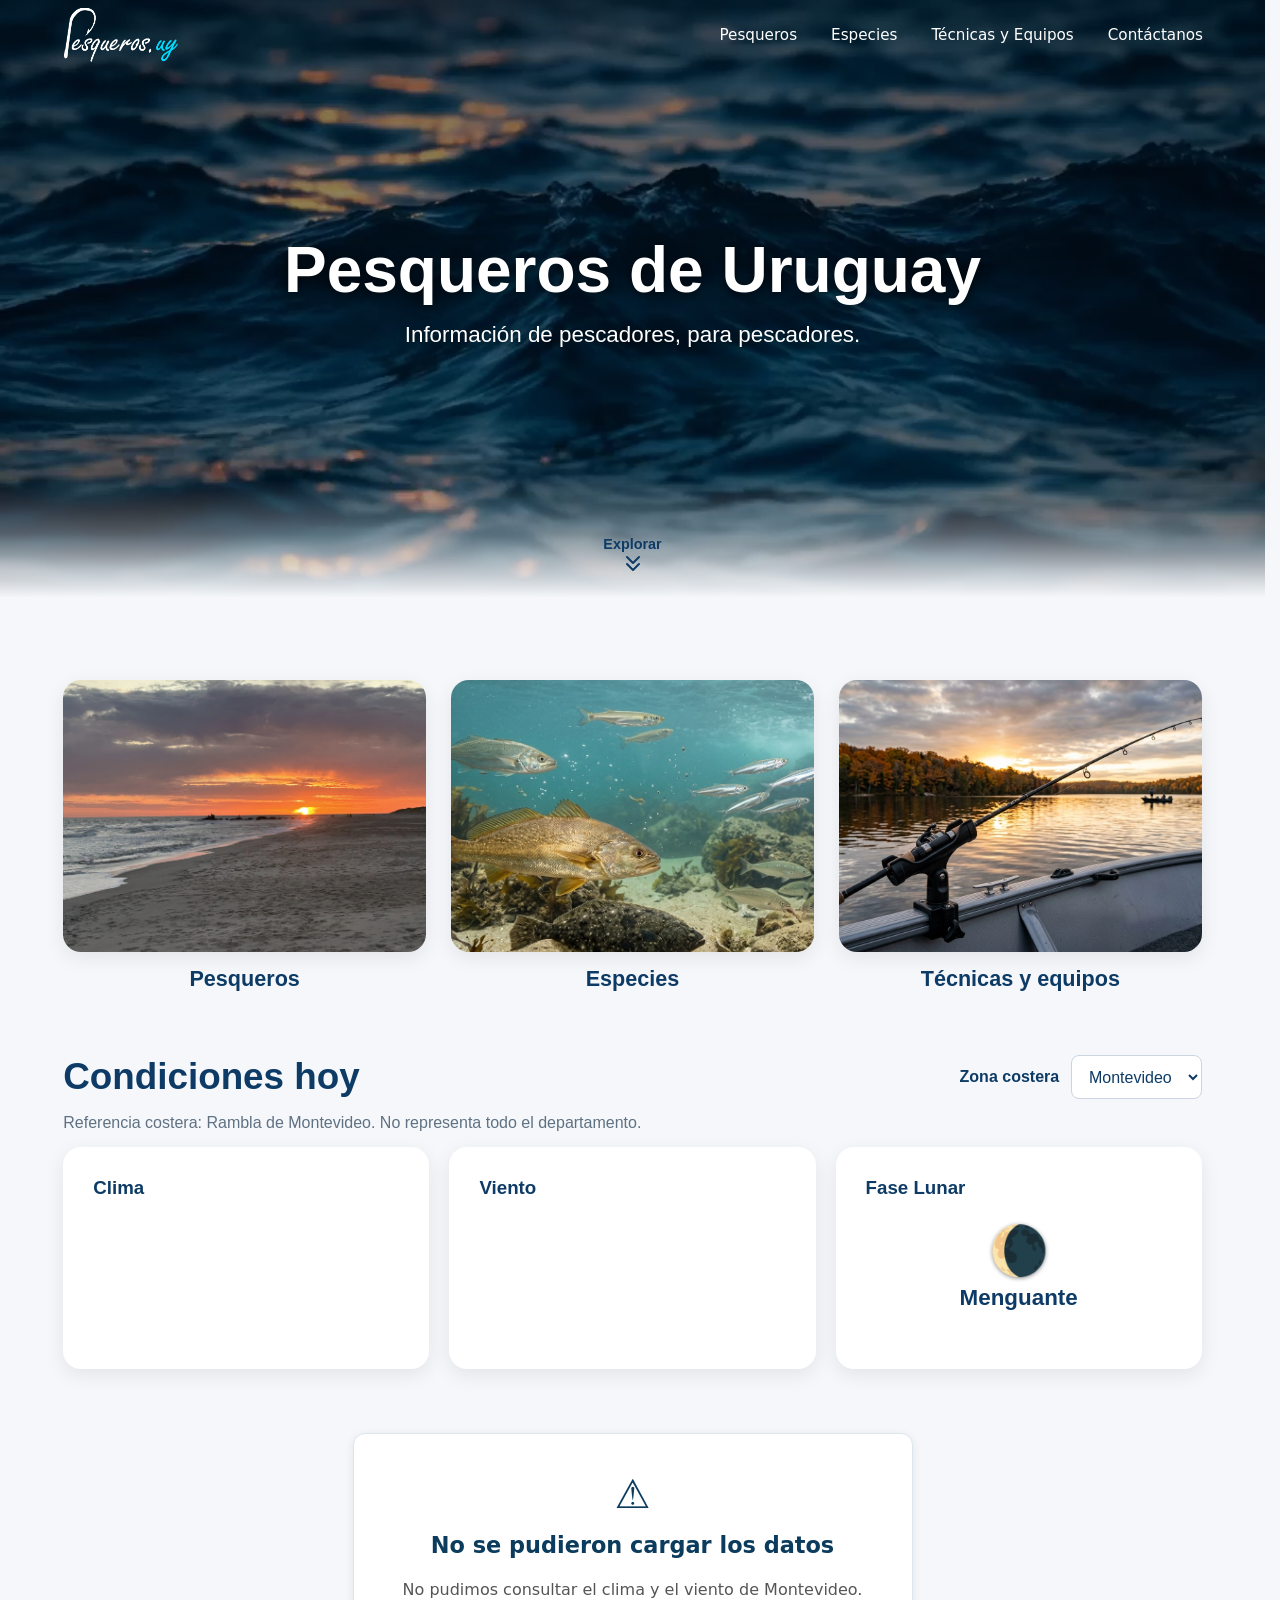
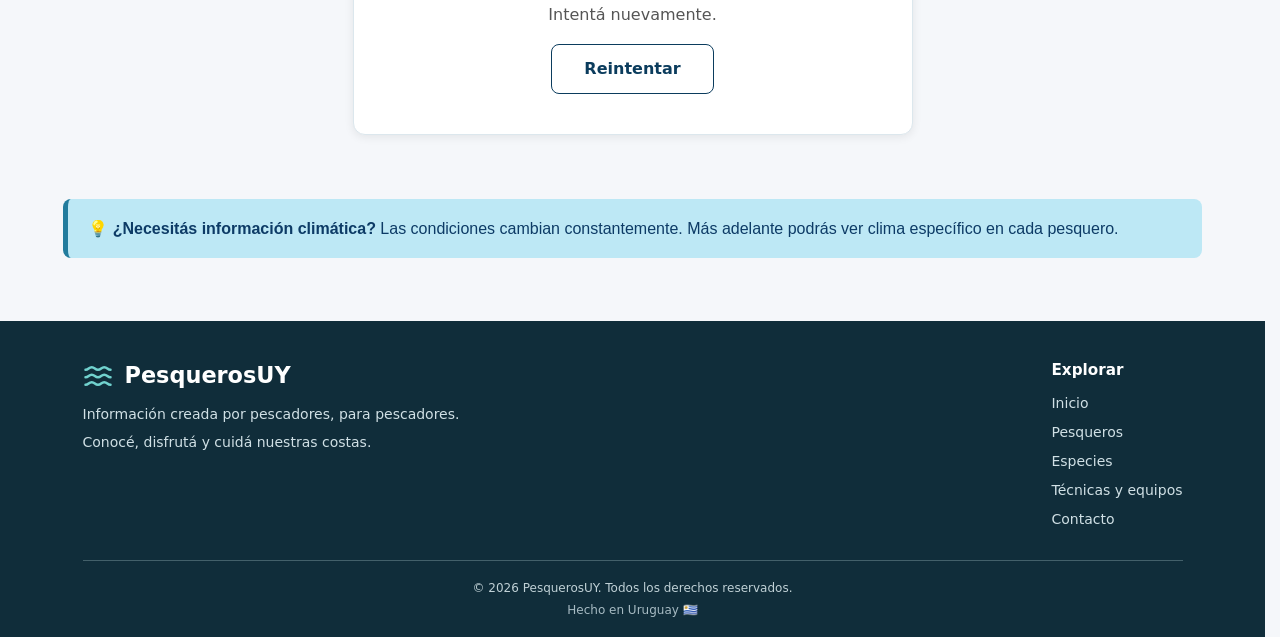
<file: index.html>
<!DOCTYPE html>
<html lang="es">

<head>
    <meta charset="UTF-8">
    <meta name="viewport" content="width=device-width, initial-scale=1.0">
    <title>Pesqueros de Uruguay</title>
    <link rel="preload" as="image" href="Fotos/General/hero.webp">

    <link rel="stylesheet" href="css/home.css">
    <link rel="stylesheet" href="css/navbar.css">
    <link rel="stylesheet" href="css/estado-datos.css">
    <link rel="stylesheet" href="css/footer.css">
</head>

<body class="home-page">

    <!-- NAVBAR -->
    <header>
        <div id="navbar-container"></div>
    </header>

    <!-- HERO -->

    <section class="hero">

        <video class="hero-video" muted loop playsinline preload="none" poster="Fotos/General/hero.webp" aria-hidden="true" tabindex="-1">
            <source src="video/hero.mp4?v=2" type="video/mp4">
        </video>

        <div class="hero-overlay">
            <h1>Pesqueros de Uruguay</h1>

            <p>
                Información de pescadores, para pescadores.
            </p>
        </div>

        <a class="hero-explore" href="#explorar">
            <span>Explorar</span>
            <svg viewBox="0 0 24 24" width="24" height="24" fill="none" stroke="currentColor" stroke-width="2" stroke-linecap="round" stroke-linejoin="round" aria-hidden="true" focusable="false">
                <path d="m6 5 6 6 6-6M6 12l6 6 6-6" />
            </svg>
        </a>

    </section>


    <!-- EXPLORAR -->
<section class="container" id="explorar">

    <div class="explore-grid">

        <a href="pesqueros.html" class="guide-card">
            <div class="guide-image">
                <img src="Fotos/pesqueros/MuellePiedraLisa.webp" alt="" loading="lazy">
            </div>
            <h3>Pesqueros</h3>
        </a>

        <a href="especies.html" class="guide-card">
            <div class="guide-image">
                <img src="Fotos/General/especiesCardIndex.webp" alt="" loading="lazy">
            </div>
            <h3>Especies</h3>
        </a>

        <a href="tecnicas.html" class="guide-card">
            <div class="guide-image">
                <img src="Fotos/General/cardTyE.webp" alt="" loading="lazy">
            </div>
            <h3>Técnicas y equipos</h3>
        </a>

    </div>
    </section>


    <!-- INFORMACIÓN DEL DÍA -->

    <section class="container">
        <div class="conditions-header">
            <h2>Condiciones hoy</h2>
            <div class="weather-zone">
                <label for="zona-clima">Zona costera</label>
                <select id="zona-clima" aria-describedby="referencia-clima">
                    <option value="Montevideo">Montevideo</option>
                    <option value="Canelones">Canelones</option>
                    <option value="Maldonado">Maldonado</option>
                    <option value="Rocha">Rocha</option>
                </select>
            </div>
        </div>

        <p id="referencia-clima" class="weather-reference"></p>

        <div class="info-grid" data-weather="neutral">

            <div class="card">
                <h3>Clima</h3>

                <div class="weather-content">
                    <span id="weather-icon">--</span>
                    <strong id="weather-condition">--</strong>
                    <span id="temperature">--°C</span>
                </div>
            </div>

            <div class="card">
                <h3>Viento</h3>

                <div class="wind-content">
                    <div class="wind-direction-group">
                        <strong id="wind-direction">--</strong>
                        <span id="wind-arrow" class="wind-arrow">↑</span>
                    </div>

                    <span class="wind-speed">
                        <span id="wind-speed">--</span> km/h
                    </span>
                </div>
            </div>

            <div class="card">
                <h3>Fase Lunar</h3>

                <div class="moon-content">
                    <span id="moon-icon"></span>
                    <strong id="fase-lunar">Cargando...</strong>
                </div>
            </div>

        </div>
        <div id="estado-meteorologia" role="status" aria-live="polite" hidden></div>



        <div class="alert-box">

            💡 <strong>¿Necesitás información climática?</strong>

            Las condiciones cambian constantemente.
            Más adelante podrás ver clima específico en cada pesquero.

        </div>

    </section>


    <!-- FOOTER -->
    <div id="footer-container"></div>

    <script src="js/datos.js"></script>
    <script src="js/temporadas.js"></script>
    <script src="js/meteorologia.js"></script>
    <script src="js/home.js"></script>
    <script src="js/navbar.js"></script>
    <script src="js/footer.js"></script>

</body>

</html>
</file>
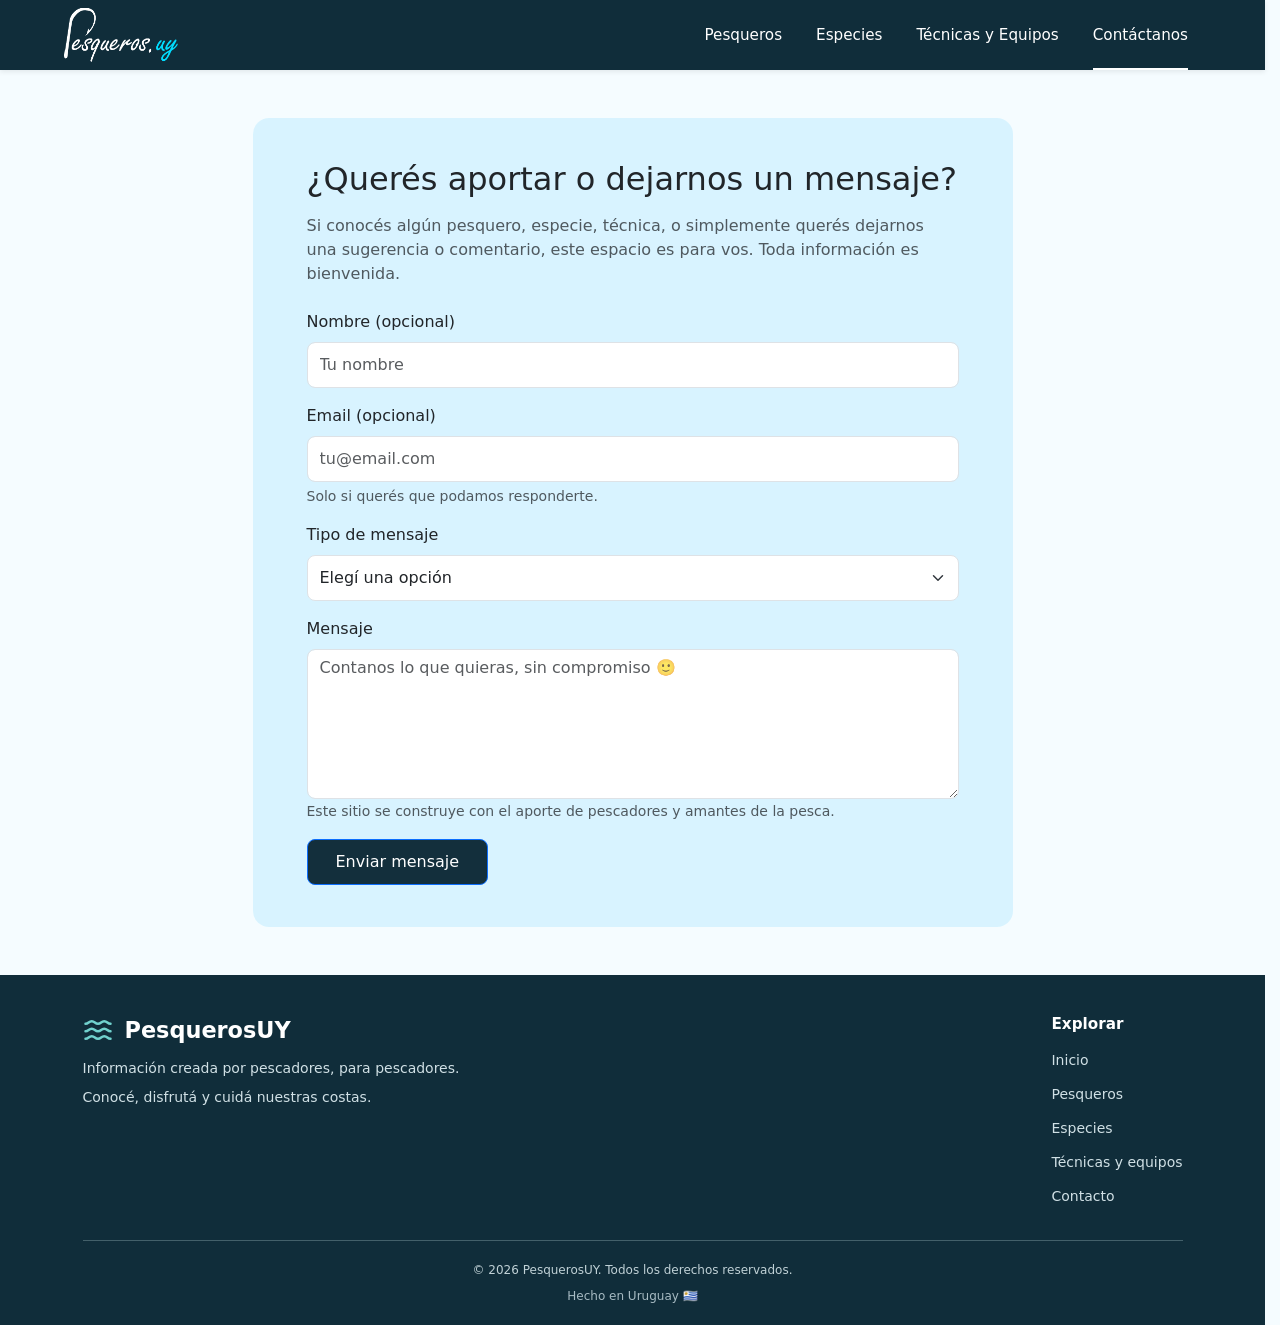
<file: contacto.html>
<!DOCTYPE html>
<html lang="es">

<head>
    <meta charset="UTF-8">
    <meta name="viewport" content="width=device-width, initial-scale=1.0">
    <title>Contacto | PesquerosUY</title>
    <link href="https://cdn.jsdelivr.net/npm/bootstrap@5.3.8/dist/css/bootstrap.min.css" rel="stylesheet"
        integrity="sha384-sRIl4kxILFvY47J16cr9ZwB07vP4J8+LH7qKQnuqkuIAvNWLzeN8tE5YBujZqJLB" crossorigin="anonymous">
    <link rel="stylesheet" href="css/navbar.css">
    <link rel="stylesheet" href="css/contacto.css">
    <link rel="stylesheet" href="css/estado-datos.css">
    <link rel="stylesheet" href="css/footer.css">
</head>

<body>
    <!-- NAVBAR -->
    <header>
        <div id="navbar-container"></div>
    </header>

    <main>
        <div class="container my-5">
            <div class="row justify-content-center" id="tarjeta">
                <div class="col-lg-12">

                    <h2 class="mb-3">¿Querés aportar o dejarnos un mensaje?</h2>

                    <p class="text-muted mb-4">
                        Si conocés algún pesquero, especie, técnica, o simplemente querés
                        dejarnos una sugerencia o comentario, este espacio es para vos.
                        Toda información es bienvenida.
                    </p>


                    <form id="form-contacto" action="https://formspree.io/f/mwllvkzn" method="POST">

                        <div class="mb-3">
                            <label for="nombre" class="form-label">Nombre (opcional)</label>
                            <input type="text" id="nombre" name="nombre" class="form-control" placeholder="Tu nombre">
                        </div>

                        <div class="mb-3">
                            <label for="email" class="form-label">Email (opcional)</label>
                            <input type="email" id="email" name="email" class="form-control" placeholder="tu@email.com">
                            <div class="form-text">
                                Solo si querés que podamos responderte.
                            </div>
                        </div>

                        <div class="mb-3">
                            <label for="tipo" class="form-label">Tipo de mensaje</label>
                            <select id="tipo" name="tipo" class="form-select" required>
                                <option value="" selected disabled>Elegí una opción</option>
                                <option>Sugerencia para el sitio</option>
                                <option>Información sobre un pesquero</option>
                                <option>Información sobre especies</option>
                                <option>Técnicas o equipos</option>
                                <option>Otro comentario</option>
                            </select>
                        </div>

                        <div class="mb-3">
                            <label for="mensaje" class="form-label">Mensaje</label>
                            <textarea id="mensaje" name="message" class="form-control" rows="5" maxlength="3000"
                                required placeholder="Contanos lo que quieras, sin compromiso 🙂"></textarea>
                            <small class="text-muted">
                                Este sitio se construye con el aporte de pescadores
                                y amantes de la pesca.
                            </small>
                        </div>

                        <button type="submit" class="btn btn-primary">
                            Enviar mensaje
                        </button>

                        <div id="estado-contacto" data-titulo-error="No se pudo enviar el mensaje" role="status"
                            aria-live="polite" hidden></div>
                    </form>


                </div>
            </div>
        </div>

    </main>

    <!-- FOOTER -->
    <div id="footer-container"></div>

    <script src="js/navbar.js"></script>
    <script src="js/datos.js"></script>
    <script src="js/contacto.js"></script>
    <script src="js/footer.js"></script>

</body>

</html>
</file>
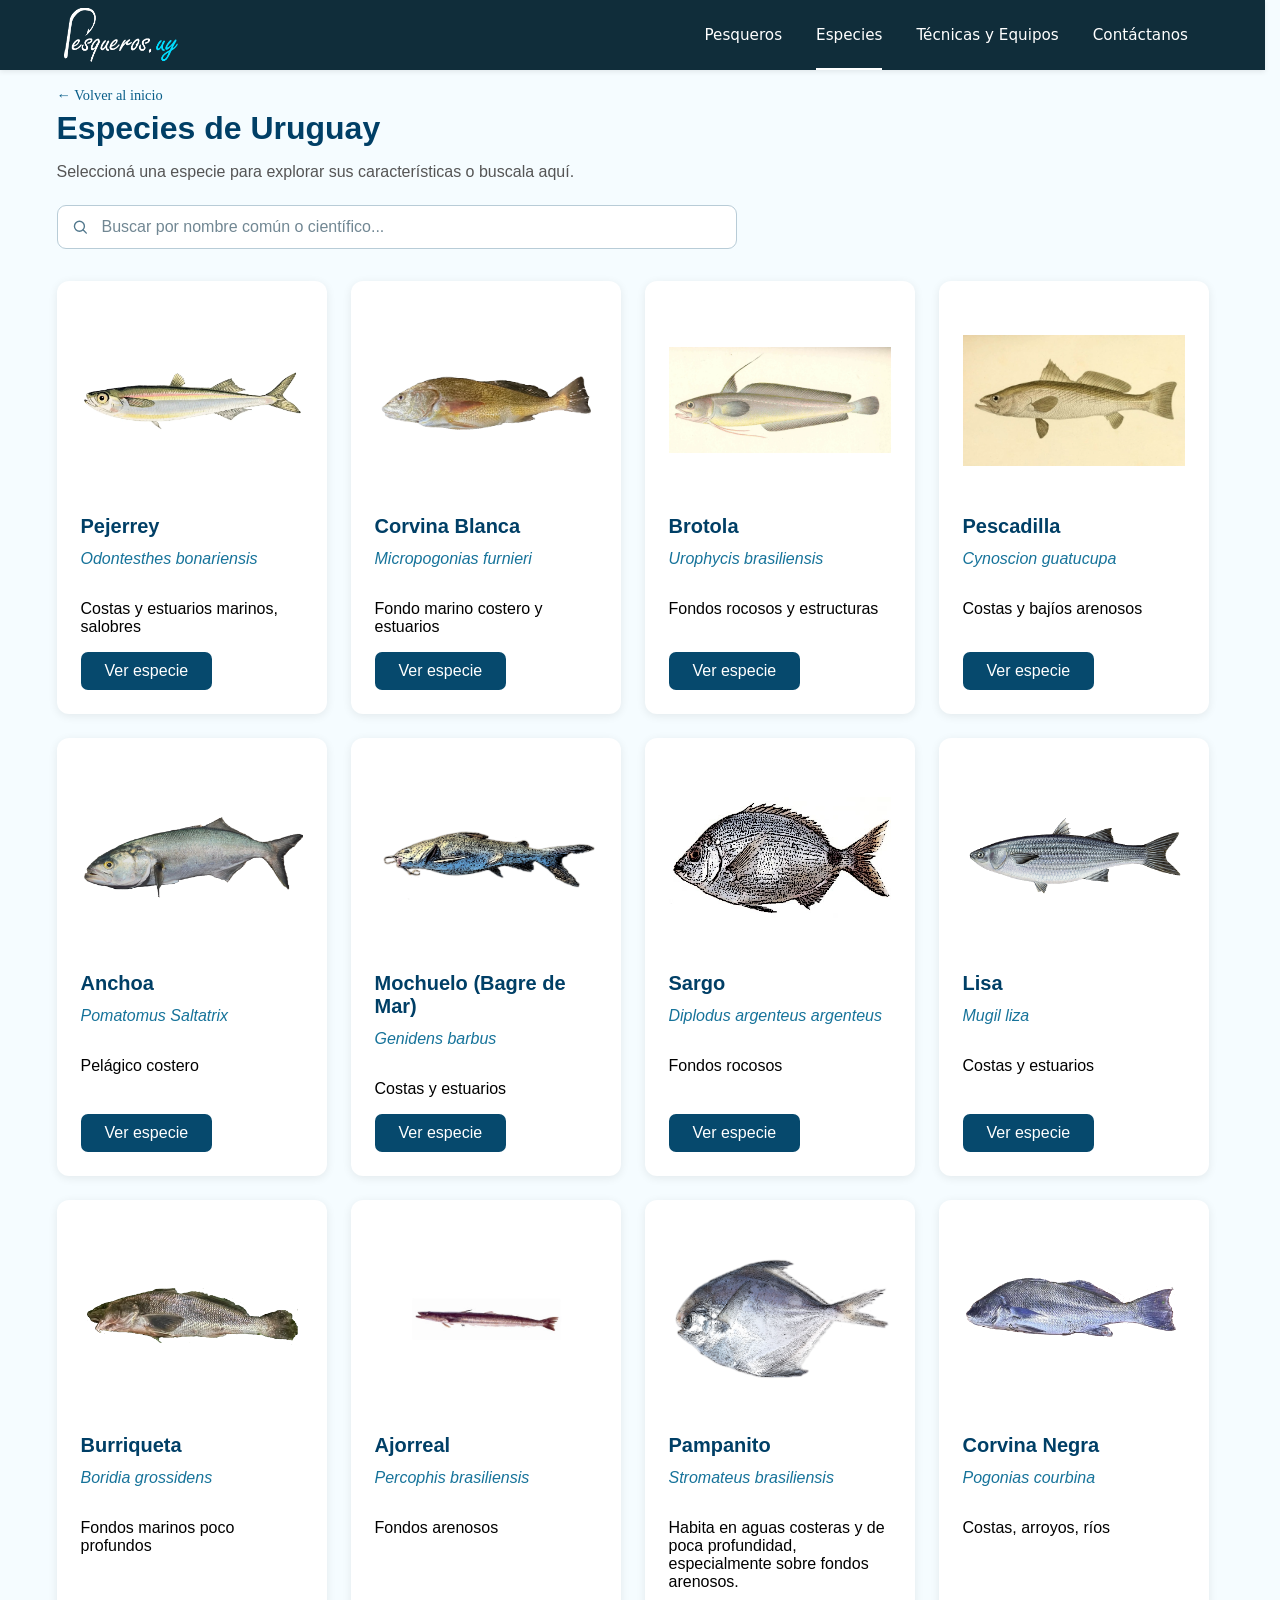
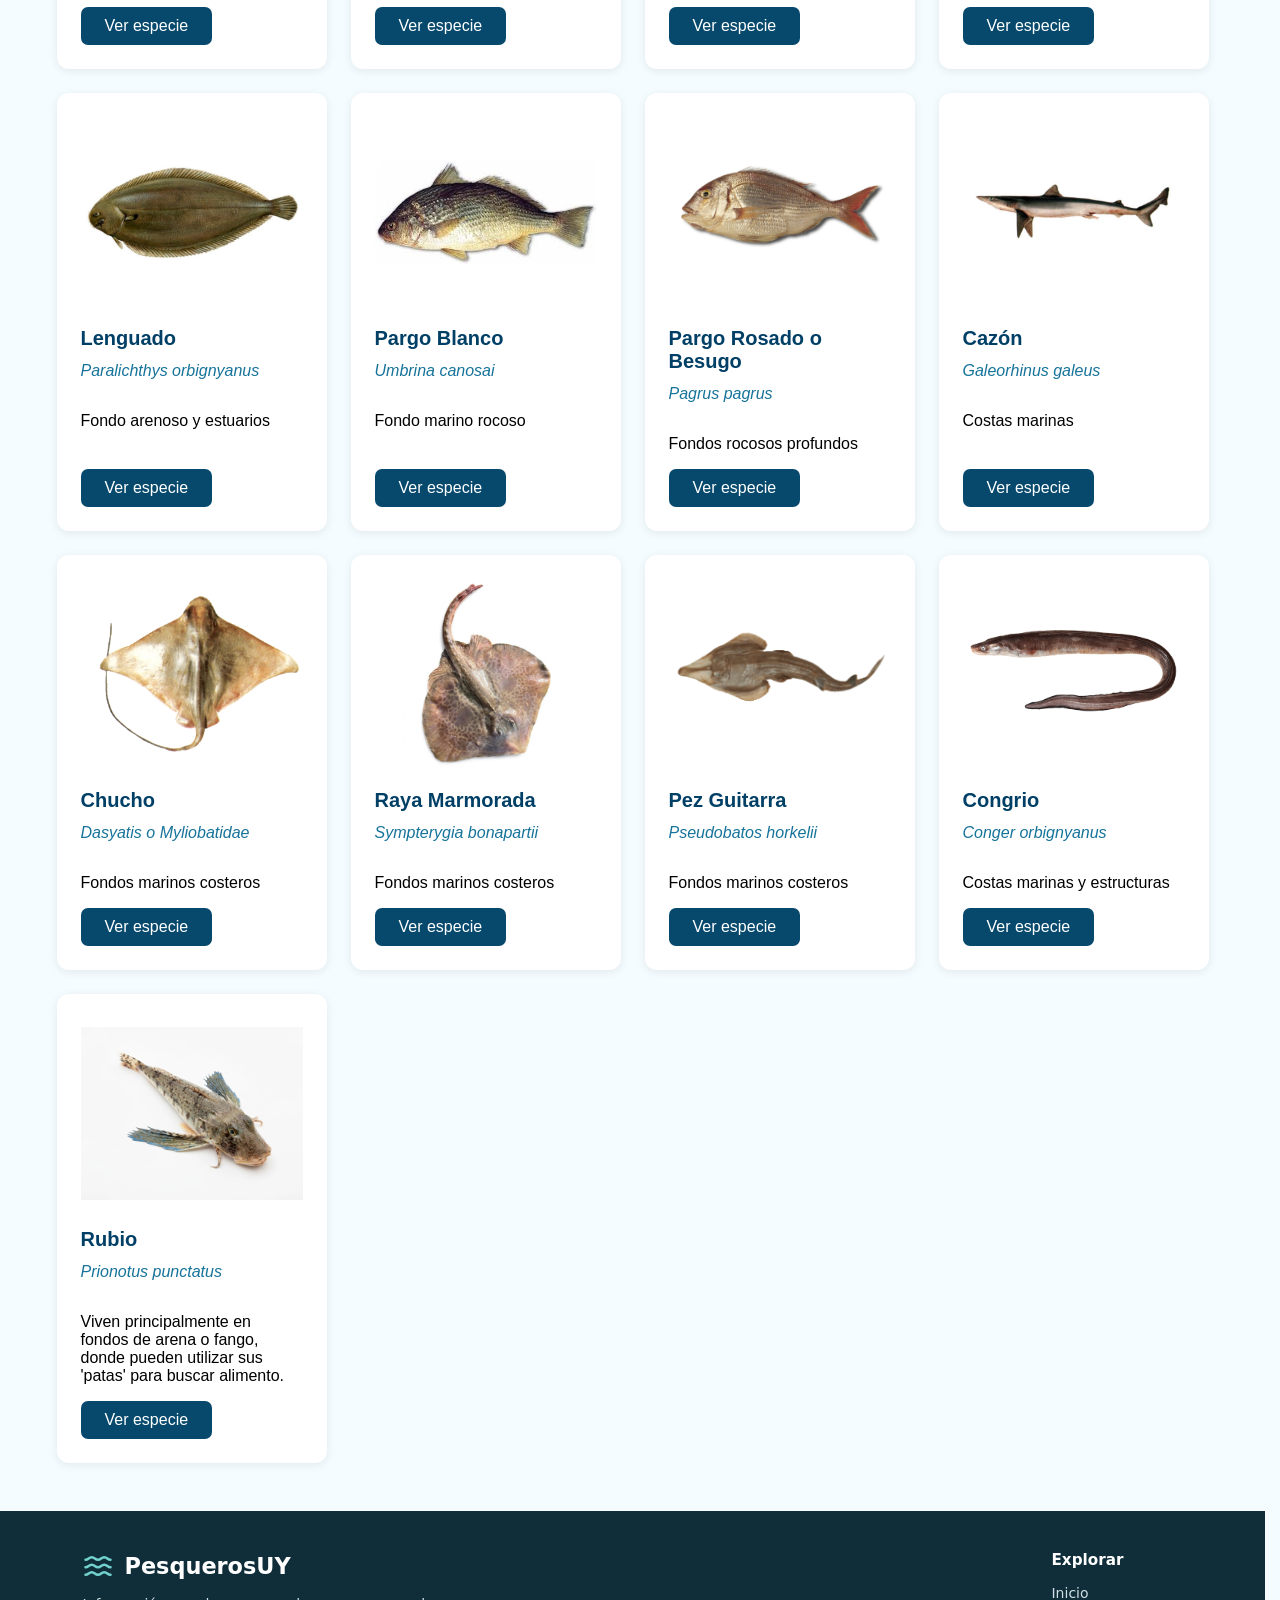
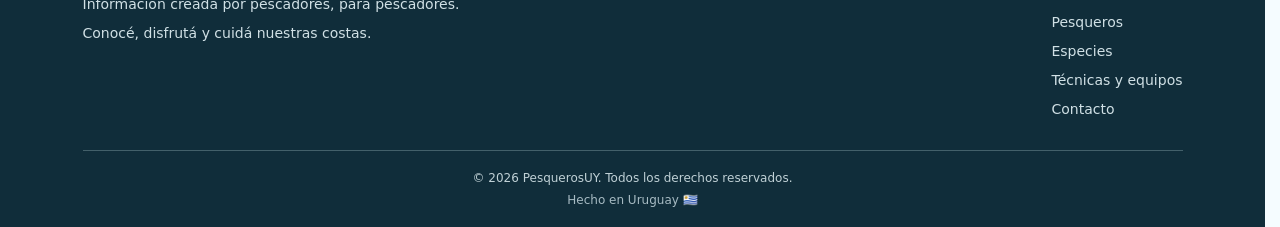
<file: especies.html>
<!DOCTYPE html>
<html lang="es">

<head>
    <meta charset="UTF-8">
    <meta name="viewport" content="width=device-width, initial-scale=1.0">
    <title>Especies | PesquerosUY</title>
    <link rel="stylesheet" href="css/navbar.css">
    <link rel="stylesheet" href="css/especies.css">
    <link rel="stylesheet" href="css/estado-datos.css">
    <link rel="stylesheet" href="css/footer.css">
</head>

<body>
    <!-- NAVBAR -->
    <header>
        <div id="navbar-container"></div>
    </header>

    <div id="container">
        <a href="index.html" class="volver-lista">
            ← Volver al inicio
        </a>
        <h1>Especies de Uruguay</h1>
        <p>Seleccioná una especie para explorar sus características o buscala aquí.</p>

        <div class="search-controls">
            <div class="search-field">
                <svg class="search-field__icon" aria-hidden="true" viewBox="0 0 24 24" fill="none">
                    <circle cx="11" cy="11" r="6.5"></circle>
                    <path d="m16 16 4 4"></path>
                </svg>
                <input type="search" id="search-input" placeholder="Buscar por nombre común o científico..."
                    aria-label="Buscar especies por nombre común o científico" autocomplete="off" spellcheck="false">
            </div>
            <button type="button" id="btn-limpiar" hidden>Limpiar</button>
        </div>

        <div id="estado-datos" role="status" aria-live="polite" hidden></div>
        <div id="contenedor-especies" class="contenedor-especies"></div>
    </div>

    <!-- FOOTER -->
    <div id="footer-container"></div>
</body>

<script src="js/navbar.js"></script>
<script src="js/datos.js"></script>
<script src="js/navegacion.js"></script>
<script src="js/especies.js"></script>
<script src="js/footer.js"></script>



</html>
</file>
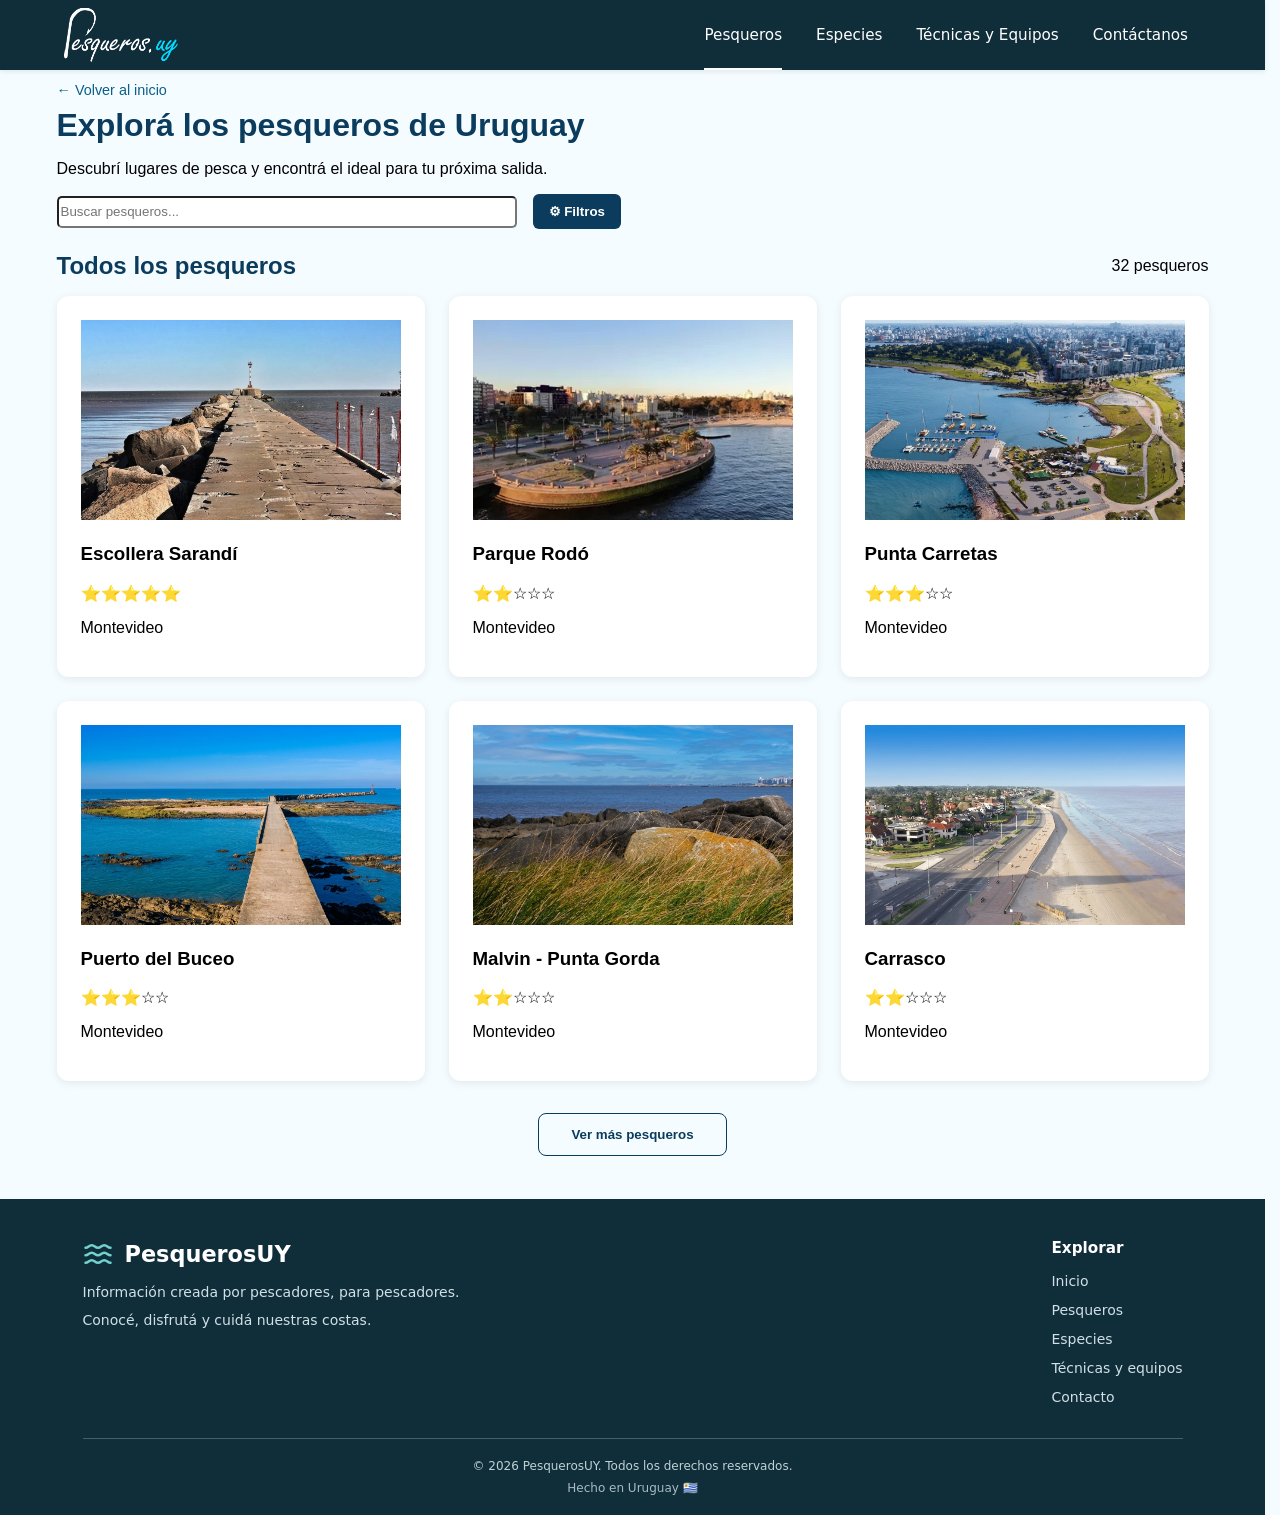
<file: pesqueros.html>
<!DOCTYPE html>
<html lang="es">

<head>
  <meta charset="UTF-8">
  <meta name="viewport" content="width=device-width, initial-scale=1.0">
  <title>Pesqueros | PesquerosUY</title>
  <link rel="stylesheet" href="css/pesqueros.css">
  <link rel="stylesheet" href="css/navbar.css">
  <link rel="stylesheet" href="css/estado-datos.css">
  <link rel="stylesheet" href="css/footer.css">
</head>

<body>
  <!-- NAVBAR -->
  <header>
    <div id="navbar-container"></div>
  </header>

  <div id="container">

    <a href="index.html" class="volver-lista">
      ← Volver al inicio
    </a>


    <h1>Explorá los pesqueros de Uruguay</h1>
    <p>Descubrí lugares de pesca y encontrá el ideal para tu próxima salida.</p>


    <div class="search-controls">
      <input type="search" id="search-input" placeholder="Buscar pesqueros...">

      <button type="button" id="btn-filtro" aria-expanded="false" aria-controls="panel-filtros">
        ⚙ Filtros
      </button>
    </div>

    <section id="panel-filtros" class="panel-filtros" hidden>

      <div class="filtros-grid">

        <div class="filtro-campo">
          <label for="filtro-departamento">Departamento</label>
          <select id="filtro-departamento">
            <option value="">Todos</option>
          </select>
        </div>

        <div class="filtro-campo">
          <label for="filtro-especie">Especie</label>
          <select id="filtro-especie">
            <option value="">Todas</option>
          </select>
        </div>

        <div class="filtro-campo">
          <label for="filtro-ambiente">Ambiente</label>
          <select id="filtro-ambiente">
            <option value="">Todos</option>
          </select>
        </div>

        <div class="filtro-campo">
          <label for="filtro-profundidad">Profundidad mínima</label>
          <select id="filtro-profundidad">
            <option value="">Cualquiera</option>
            <option value="1">Nivel 1</option>
            <option value="2">Nivel 2</option>
            <option value="3">Nivel 3</option>
            <option value="4">Nivel 4</option>
            <option value="5">Nivel 5</option>
          </select>
        </div>

        <div class="filtro-campo">
          <label for="filtro-enganche">Enganche máximo</label>
          <select id="filtro-enganche">
            <option value="">Cualquiera</option>
            <option value="1">Nivel 1</option>
            <option value="2">Nivel 2</option>
            <option value="3">Nivel 3</option>
            <option value="4">Nivel 4</option>
            <option value="5">Nivel 5</option>
          </select>
        </div>

      </div>

      <fieldset class="filtro-temporada">
        <legend>Temporada de bañistas</legend>

        <label>
          <input type="radio" name="temporada-filtro" value="todos" checked>
          Todos los pesqueros
        </label>

        <label>
          <input type="radio" name="temporada-filtro" value="24h">
          Pesca habilitada 24 h
        </label>
      </fieldset>

      <div class="filtros-acciones">
        <button type="button" id="btn-limpiar">
          Limpiar filtros
        </button>
      </div>

    </section>


    <section id="seccion-recomendados" hidden>
      <h2>Más favorables hoy</h2>
      <p class="recomendados-nota">Recomendaciones orientativas según especies, viento y pronóstico.
        Consultá las <a href="https://www.inumet.gub.uy/alerta" target="_blank" rel="noopener noreferrer">advertencias de INUMET</a>
        y las condiciones del mar antes de salir.</p>

      <div id="recomendados-container"></div>
    </section>

    <section id="seccion-todos">
      <div class="listado-header">
        <h2>Todos los pesqueros</h2>
        <span id="results-count"></span>
      </div>

      <div id="estado-datos" role="status" aria-live="polite" hidden></div>
      <div id="results-container"></div>

      <div class="ver-mas-container">
        <button id="btn-ver-mas" type="button" hidden>
          Ver más pesqueros
        </button>
      </div>
    </section>

  </div>
  <!-- FOOTER -->
  <div id="footer-container"></div>

  <script src="js/datos.js"></script>
  <script src="js/navegacion.js"></script>
  <script src="js/temporadas.js"></script>
  <script src="js/meteorologia.js"></script>
  <script src="js/recomendaciones.js"></script>
  <script src="js/pesqueros.js"></script>
  <script src="js/navbar.js"></script>
  <script src="js/footer.js"></script>

</body>

</html>
</file>
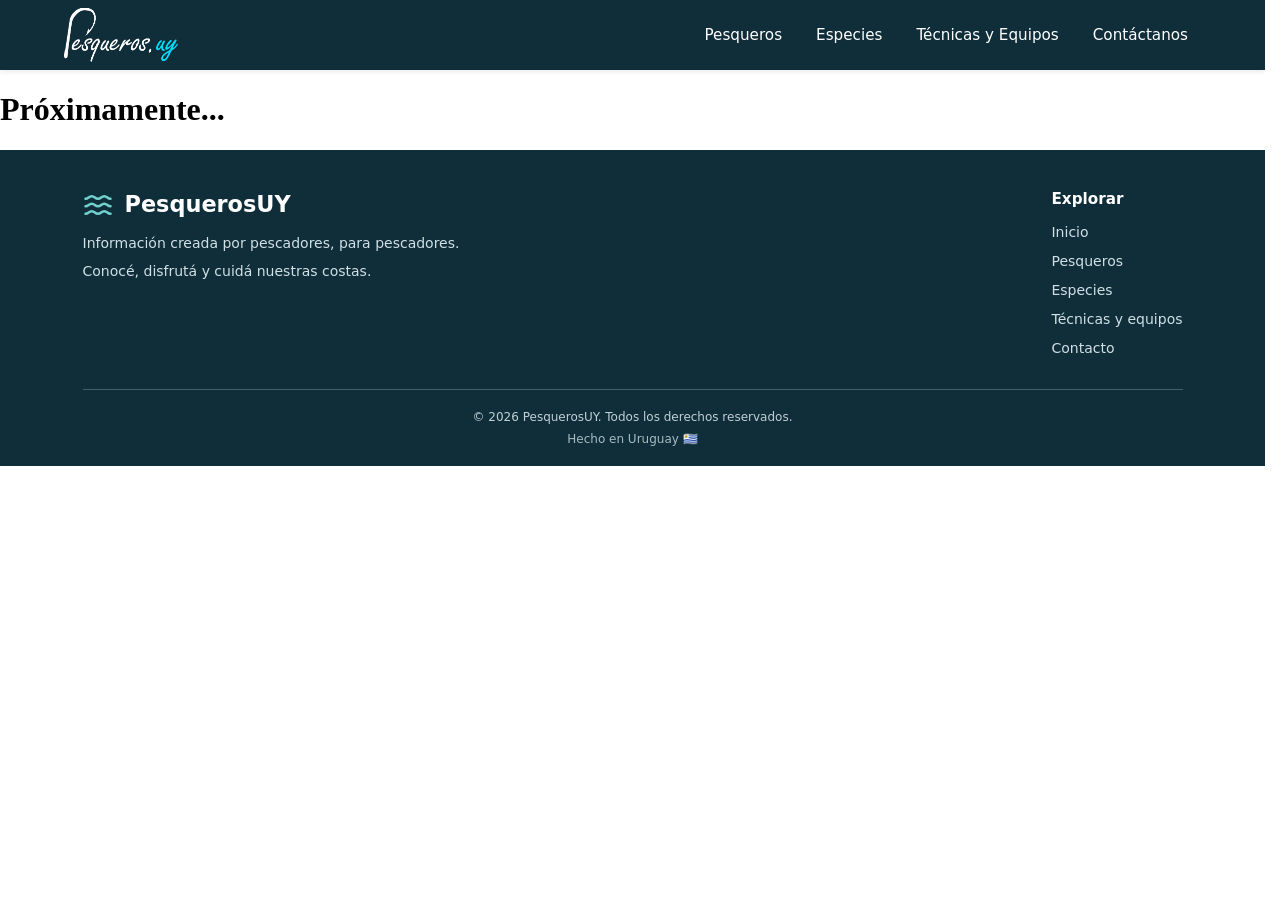
<file: shop.html>
<!DOCTYPE html>
<html lang="en">

<head>
    <meta charset="UTF-8">
    <meta name="viewport" content="width=device-width, initial-scale=1.0">
    <title>Shop | PesquerosUY</title>
    <link rel="stylesheet" href="css/navbar.css">
    <link rel="stylesheet" href="css/footer.css">
</head>

<body>
    <!-- NAVBAR -->
    <header>
        <div id="navbar-container"></div>
        <h1>Próximamente...</h1>
    </header>

    <!-- FOOTER -->
    <div id="footer-container"></div>

    <script src="js/navbar.js"></script>
    <script src="js/footer.js"></script>

</body>

</html>
</file>
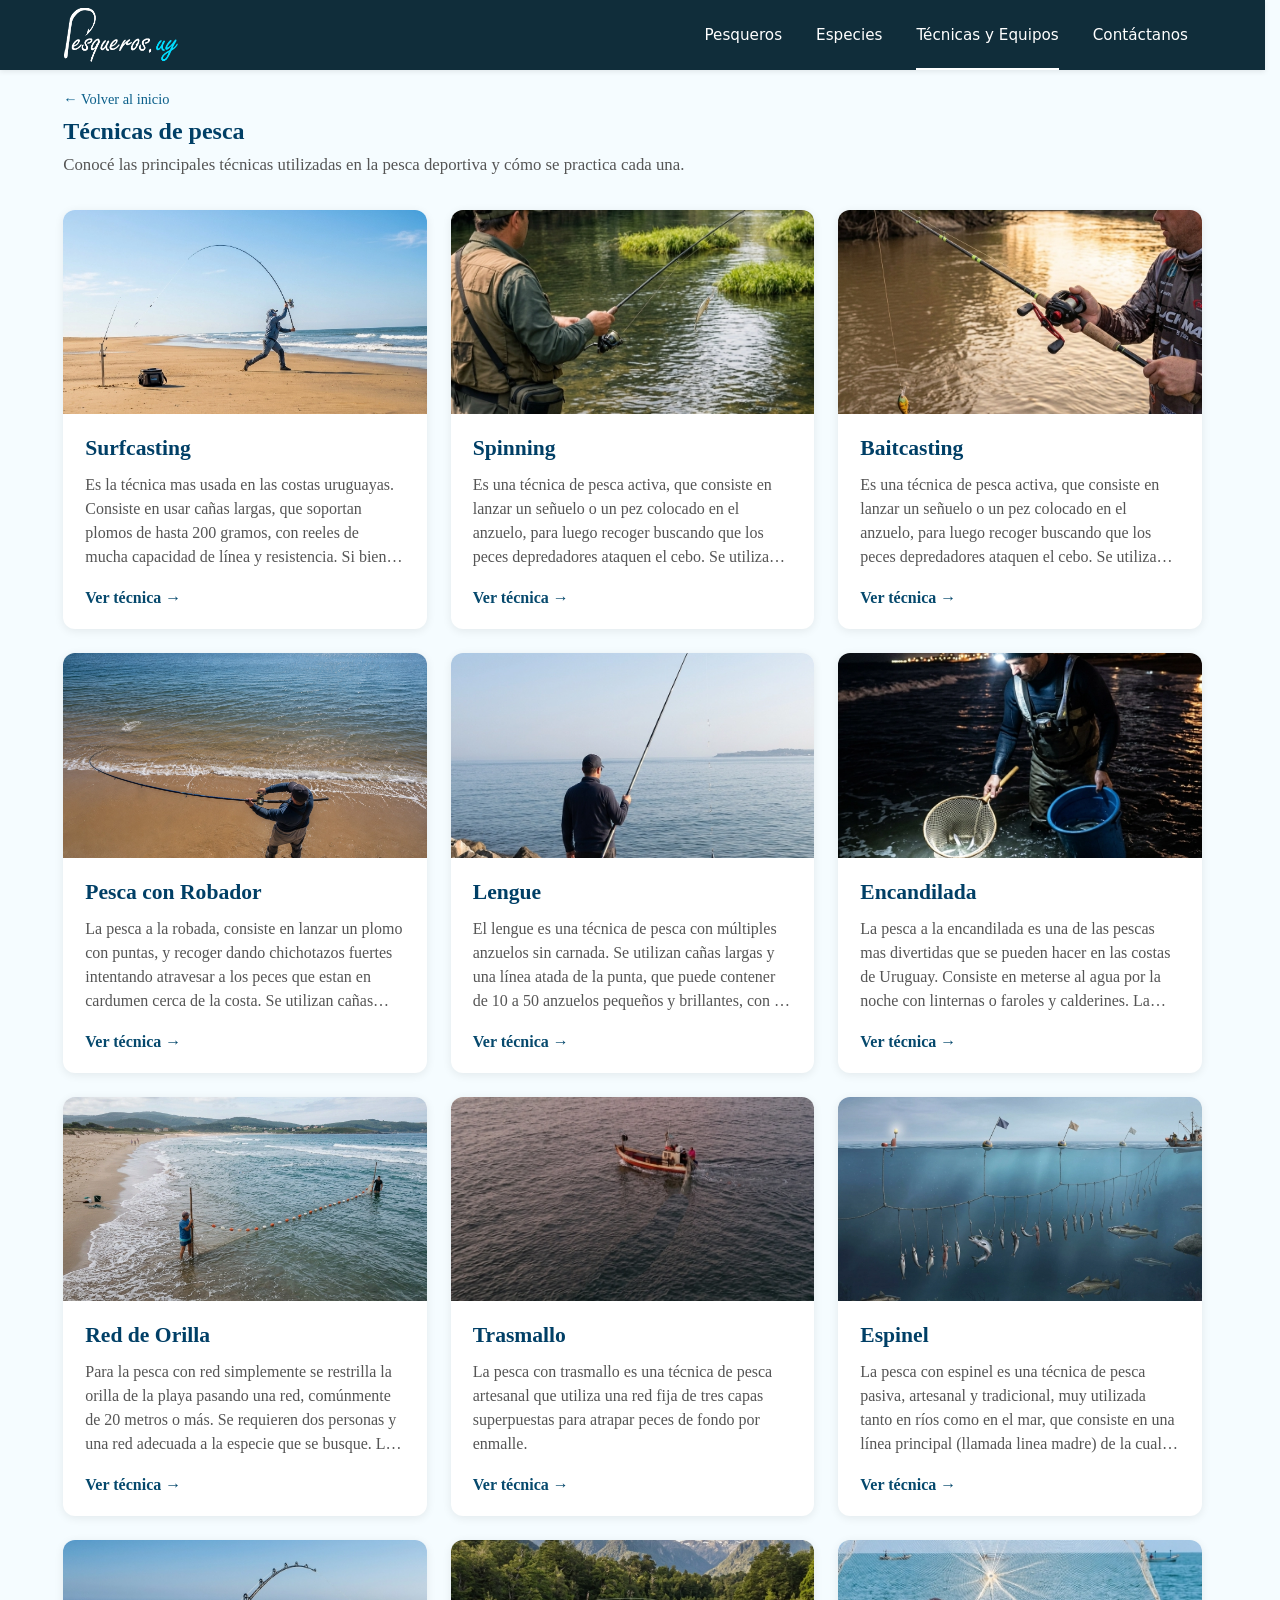
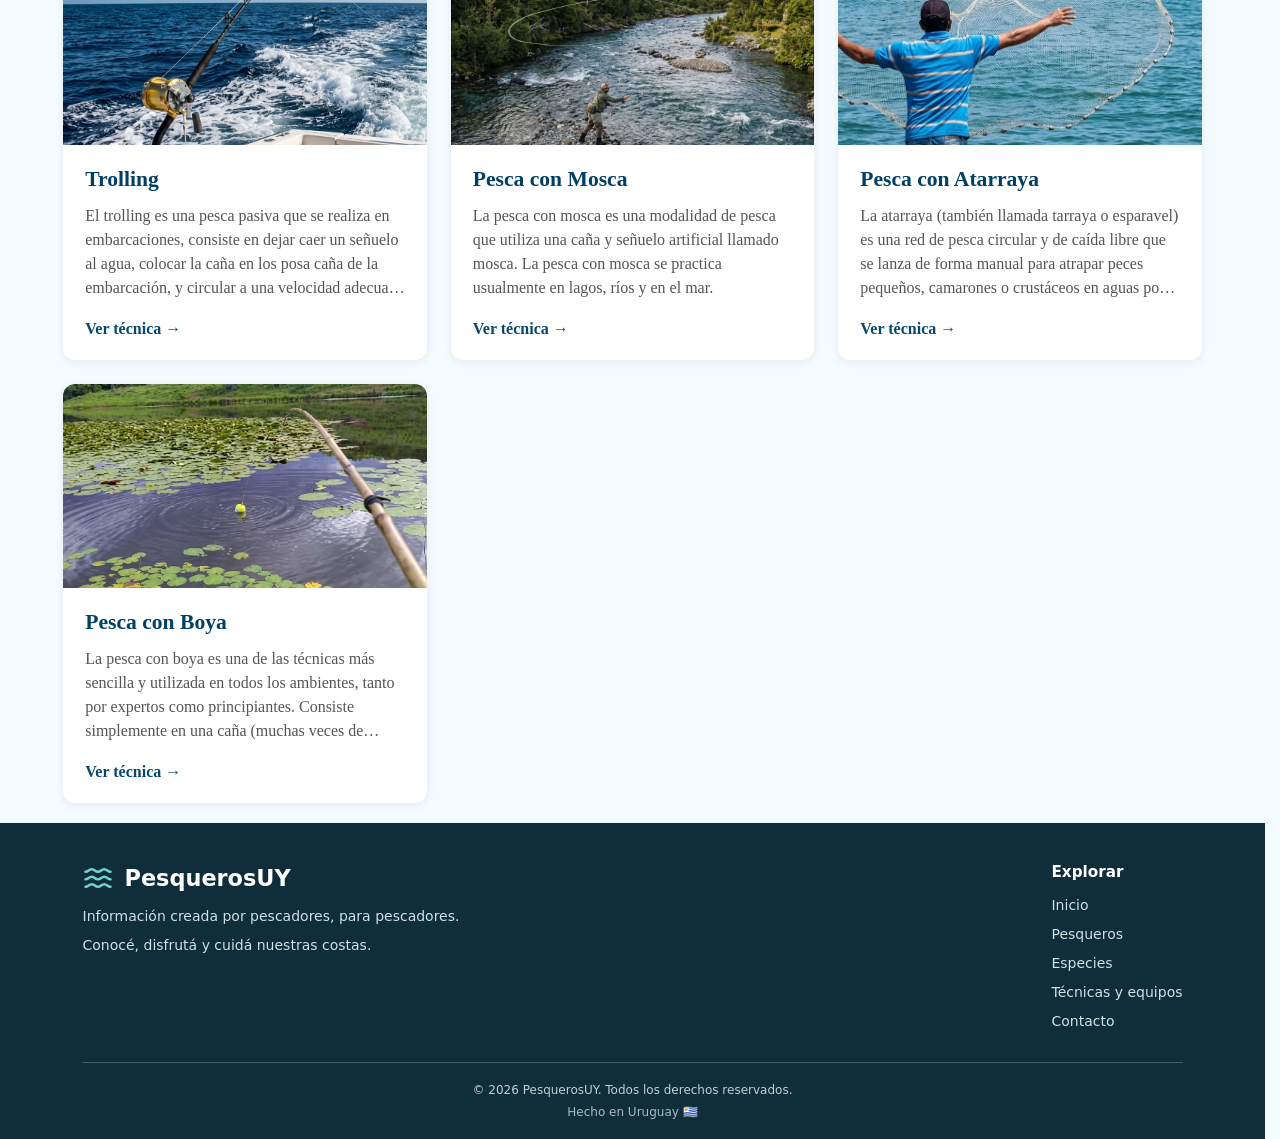
<file: tecnicas.html>
<!DOCTYPE html>
<html lang="es">

<head>
    <meta charset="UTF-8">
    <meta name="viewport" content="width=device-width, initial-scale=1.0">

    <title>Técnicas de pesca | PesquerosUY</title>

    <link rel="stylesheet" href="css/navbar.css">
    <link rel="stylesheet" href="css/tecnicas.css">
    <link rel="stylesheet" href="css/estado-datos.css">
    <link rel="stylesheet" href="css/footer.css">
</head>

<body>

    <!-- NAVBAR -->
    <header>
        <div id="navbar-container"></div>
    </header>

    <main id="container">

        <a href="index.html" class="volver-lista">
            ← Volver al inicio
        </a>

        <section class="tecnicas-header">
            <h1>Técnicas de pesca</h1>

            <p>
                Conocé las principales técnicas utilizadas en la pesca deportiva
                y cómo se practica cada una.
            </p>
        </section>

        <div id="estado-datos" role="status" aria-live="polite" hidden></div>
        <div id="contenedor-tecnicas" class="contenedor-tecnicas"></div>

    </main>

    <!-- FOOTER -->
    <div id="footer-container"></div>

    <script src="js/navbar.js"></script>
    <script src="js/datos.js"></script>
    <script src="js/tecnicas.js"></script>
    <script src="js/footer.js"></script>


</body>

</html>
</file>
<file: css/home.css>
*{
    margin:0;
    padding:0;
    box-sizing:border-box;
}

body{
    font-family:Segoe UI, sans-serif;
    background:#f5f7fa;
    color:#0d3b66;
}

html {
    scroll-behavior: smooth;
}

#explorar {
    scroll-margin-top: 80px;
}

.container{
    width:min(1200px,90%);
    margin:auto;
    margin-bottom: 5%;
}

/* Efecto de scroll del hero */

.hero-video {
    transform: translateY(var(--hero-video-y, 0px))
               scale(1.12);
}

.hero-overlay {
    opacity: var(--hero-text-opacity, 1);
    transform: translateY(var(--hero-text-y, 0px));
}

/* Reducir efectos en móviles y para usuarios
   que prefieren menos movimiento */

@media (max-width: 900px),
       (prefers-reduced-motion: reduce) {
    .hero-video,
    .hero-overlay {
        transform: none;
    }

    .hero-overlay {
        opacity: 1;
    }
}


/* Clase que añadiremos con JavaScript para mostrar el menú */


.hero {
    position: relative;
    background: #0a3d62 url("../Fotos/General/hero.webp") center / cover no-repeat;
    height: 600px;
    padding: 100px 20px 120px;
    display: flex;
    justify-content: center;
    align-items: center;
    text-align: center;
    overflow: hidden;
}

.hero-video {
    position: absolute;
    inset: 0;

    width: 100%;
    height: 100%;

    object-fit: cover;
    object-position: center;

    z-index: 0;
    /* El elemento completo permanece oculto hasta reproducirse, incluidos sus controles nativos. */
    visibility: hidden;
    pointer-events: none;
}

.hero-video.is-playing {
    visibility: visible;
}

.hero::before {
    content: "";
    position: absolute;
    inset: 0;
    z-index: 1;
    pointer-events: none;
    background: linear-gradient(to bottom, rgba(0, 20, 35, .5), rgba(0, 20, 35, .35));
}

.hero::after {
  content: "";
  position: absolute;
  left: 0;
  right: 0;
  bottom: 0;
  height: 120px;
  pointer-events: none;
  z-index: 2;
  background: linear-gradient(
    to bottom,
    rgba(245, 247, 250, 0) 0%,
    rgba(245, 247, 250, 0.35) 45%,
    rgba(245, 247, 250, 0.75) 75%,
    #f5f7fa 98%
  );
}

.hero-overlay {
    position: relative;
    z-index: 2;

    padding: 0 20px;
    max-width: 900px;
    text-shadow: 0 2px 12px rgba(0, 0, 0, .65);
}

.hero-explore {
    position: absolute;
    z-index: 3;
    bottom: 12px;
    left: 50%;
    transform: translateX(-50%);
    display: flex;
    flex-direction: column;
    align-items: center;
    justify-content: center;
    min-width: 96px;
    min-height: 64px;
    padding: 6px 16px;
    color: #0d3b66;
    font-size: .9rem;
    font-weight: 600;
    text-decoration: none;
    border-radius: 8px;
}

.hero-explore:focus-visible {
    outline: 3px solid #227c9d;
    outline-offset: 3px;
}

.hero-explore svg {
    animation: hero-arrow 2s ease-in-out infinite;
}

@keyframes hero-arrow {
    0%, 100% { transform: translateY(0); }
    50% { transform: translateY(4px); }
}

.hero h1{
    color:white;
    font-size:4rem;
}

.hero p{
    color:white;
    margin-top:15px;
    font-size:1.4rem;
}

section{
    margin-bottom:80px;
}

h2{
    font-size:2.3rem;
    margin-bottom:25px;
    
}

.info-grid{
    display:grid;
    grid-template-columns:repeat(3, 1fr);
    gap:20px;
}


.conditions-header {
    display: flex;
    justify-content: space-between;
    align-items: center;
    flex-wrap: wrap;
    gap: 1rem;
    margin-bottom: 15px;
}

.conditions-header h2 {
    margin: 0;
}

.weather-zone {
    display: flex;
    align-items: center;
    gap: 0.75rem;
}

.weather-zone label {
    font-weight: 600;
}

.weather-zone select {
    min-height: 44px;
    max-width: 100%;
    padding: 0.6rem 0.8rem;
    border: 1px solid #cbd5e1;
    border-radius: 8px;
    background: white;
    color: #0d3b66;
    font: inherit;
}

.weather-zone select:focus-visible {
    outline: 3px solid #227c9d;
    outline-offset: 3px;
}

.weather-reference {
    margin: 0 0 15px;
    color: #5f7183;
    font-size: 1rem;
}


.card {
    min-height: 220px;
}

.weather-content,
.wind-content,
.moon-content {
    min-height: 140px;

    display: flex;
    flex-direction: column;
    justify-content: center;
    align-items: center;

    gap: 10px;

    text-align: center;
}


/* CLIMA */

#weather-icon {
    font-size: 3rem;
    line-height: 1;
}

/* Bootstrap Icons cloud-moon, MIT: Fotos/Clima/icons/LICENSE. */
#weather-icon img {
    display: block;
    width: 1em;
    height: 1em;
    filter: brightness(0) invert(1);
}

#weather-condition {
    font-size: 1.25rem;
}

#temperature {
    font-size: 1.1rem;
    color: #5f7183;
}


/* VIENTO */

.wind-direction-group {
    display: flex;
    align-items: center;
    gap: 12px;
}

#wind-direction,
.wind-arrow {
    font-size: 2.5rem;
    font-weight: 700;
    line-height: 1;
}

.wind-arrow {
    display: inline-block;
    transform-origin: center;
}

.wind-speed {
    font-size: 1.1rem;
    color: #5f7183;
}


/* LUNA */

#moon-icon {
    font-size: 3rem;
    line-height: 1;
}

#fase-lunar {
    font-size: 1.4rem;
}

.card{
    background:white;
    padding:30px;
    border-radius:18px;

    box-shadow:
    0 6px 20px rgba(0,0,0,.08);
}

/* Ambiente compartido por Clima, Viento y Fase Lunar. */
.info-grid[data-weather] {
    --weather-image: none;
    --weather-overlay: transparent;
    --weather-background: #fff;
    --weather-text: #0d3b66;
    --weather-detail: #5f7183;
}

.info-grid[data-weather]:not([data-weather="neutral"]) {
    --weather-overlay: rgba(8, 24, 42, .66);
    --weather-background: #152c42;
    --weather-text: #fff;
    --weather-detail: #f1f5f9;
}

.info-grid[data-weather="day-clear"] {
    --weather-image: url("../Fotos/Clima/dia-despejado.webp");
}

.info-grid[data-weather="day-partly-cloudy"] {
    --weather-image: url("../Fotos/Clima/dia-parcialmente-nublado.webp");
}

.info-grid[data-weather="night-clear"] {
    --weather-image: url("../Fotos/Clima/noche-estrellada.webp");
}

.info-grid[data-weather="night-partly-cloudy"] {
    --weather-image: url("../Fotos/Clima/noche-parcialmente-nublado.webp");
}

.info-grid[data-weather="day-cloudy"] {
    --weather-image: url("../Fotos/Clima/dia-nuboso.webp");
}

.info-grid[data-weather="night-cloudy"] {
    --weather-image: url("../Fotos/Clima/noche-nuboso.webp");
}

.info-grid[data-weather="day-rainy"] {
    --weather-image: url("../Fotos/Clima/dia-lluvioso.webp");
}

.info-grid[data-weather="night-rainy"] {
    --weather-image: url("../Fotos/Clima/noche-lluviosa.webp");
}

.info-grid[data-weather] > .card {
    position: relative;
    isolation: isolate;
    overflow: hidden;
    background-color: var(--weather-background);
    color: var(--weather-text);
}

/* Mismo lienzo y origen; cada card recorta su propia ventana del cielo. */
.info-grid[data-weather] > .card::before {
    content: "";
    position: absolute;
    z-index: -2;
    pointer-events: none;
    left: var(--sky-x, 0px);
    top: var(--sky-y, 0px);
    width: var(--sky-width, 100%);
    height: var(--sky-height, 100%);
    background-image: var(--weather-image);
    background-size: cover;
    background-position: center;
    background-repeat: no-repeat;
    animation: weather-sky-drift 80s ease-in-out infinite alternate;
    animation-play-state: paused;
}

.info-grid[data-weather]:not([data-weather="neutral"]) > .card::before {
    animation-play-state: running;
}

/* El contraste permanece fijo mientras se desplaza únicamente la imagen. */
.info-grid[data-weather] > .card::after {
    content: "";
    position: absolute;
    z-index: -1;
    pointer-events: none;
    inset: 0;
    background: var(--weather-overlay);
}

@keyframes weather-sky-drift {
    from { transform: translateX(12px); }
    to { transform: translateX(-12px); }
}

@media (prefers-reduced-motion: reduce) {
    .info-grid[data-weather] > .card::before {
        animation: none;
        transform: none;
    }
}

.info-grid[data-weather] #temperature,
.info-grid[data-weather] .wind-speed {
    color: var(--weather-detail);
}

.info-grid[data-weather] #weather-icon,
.info-grid[data-weather] #moon-icon {
    filter: drop-shadow(0 1px 2px rgba(0, 0, 0, .45));
}

.info-grid[data-weather] [hidden] {
    display: none;
}

.alert-box{
    margin-top:25px;
    background:#bde8f5;
    border-left:5px solid #227c9d;
    padding:20px;
    border-radius:8px;
}

/* CARDS EXPLORAR */

.explore-grid {
    display: grid;
    grid-template-columns: repeat(3, minmax(0, 1fr));
    gap: 25px;
}

.guide-card {
    display: block;
    color: #0d3b66;
    text-decoration: none;
}

.guide-image {
    aspect-ratio: 4 / 3;
    overflow: hidden;
    border-radius: 18px;
    box-shadow: 0 6px 20px rgba(0, 0, 0, 0.08);
}

.guide-image img {
    display: block;
    width: 100%;
    height: 100%;
    object-fit: cover;
    transition: transform 0.5s ease;
}

.guide-card h3 {
    margin: 14px 0 0;
    text-align: center;
    font-size: 1.35rem;
    font-weight: 600;
}

/* Efecto zoom */
@media (hover: hover) and (pointer: fine) {
    .guide-card:hover .guide-image img {
        transform: scale(1.07);
    }

    .guide-card:hover h3 {
        color: #227c9d;
    }
}

/* Navegación con teclado */
.guide-card:focus-visible {
    outline: 3px solid #227c9d;
    outline-offset: 5px;
    border-radius: 18px;
}

/* Responsive */
@media (max-width: 900px) {
    .explore-grid {
        grid-template-columns: repeat(2, minmax(0, 1fr));
        gap: 20px;
    }
}

@media (max-width: 600px) {
    .explore-grid {
        grid-template-columns: 1fr;
    }
}

/* Accesibilidad */
@media (prefers-reduced-motion: reduce) {
    html {
        scroll-behavior: auto;
    }

    .hero-video.is-playing {
        visibility: hidden;
    }

    .hero-explore svg {
        animation: none;
    }

    .guide-image img {
        transition: none;
    }

    .guide-card:hover .guide-image img {
        transform: none;
    }
}



@media(max-width:900px){

    .home-page .hero {
        height: auto;
        min-height: 100vh;
        min-height: 100svh;
        margin-bottom: 24px;
    }

    .hero h1{
        font-size:2.5rem;
    }

    .info-grid{
        grid-template-columns:1fr;
    }

}

@media (max-width: 600px) {

    .weather-zone {
        width: 100%;
        flex-wrap: wrap;
    }

    .weather-zone select {
        flex: 1;
        min-width: 0;
    }

    .container {
        width: 92%;
    }

    .hero h1 {
        font-size: clamp(2rem, 8vw, 2.5rem);
        line-height: 1.15;
    }

    .hero p {
        font-size: 1.05rem;
    }


    section {
        margin-bottom: 50px;
    }

    h2 {
        font-size: 1.8rem;
        margin-bottom: 20px;
    }

    .card {
        padding: 20px;
    }

}
</file>
<file: css/navbar.css>
html {
    scrollbar-gutter: stable;
}

[hidden] {
    display: none !important;
}

:root {
    --color-primary: #0a3d62;
    --color-border: #eceff1;
    --bg-white: #ffffff;
    --navbar-background: #102D3A;
}

*, *::before, *::after {
    box-sizing: border-box;
}

html, body {
    margin: 0;
}

body {
    padding: 0;
}

/* Posicionar el header externo conserva el espacio en las páginas internas. */
.navbar-shell {
    position: sticky;
    top: 0;
    z-index: 100;
}

.home-page .navbar-shell {
    position: fixed;
    inset: 0 0 auto;
}

#navbar-container {
    margin: 0;
}

.main-header {
    position: relative;
    display: flex;
    align-items: center;
    min-height: 70px;
    padding: 6px clamp(20px, 5vw, 70px);
    color: #ffffff;
    background-color: var(--navbar-background);
    box-shadow: 0 2px 5px rgba(0, 0, 0, 0.08);
    font-family: system-ui, -apple-system, BlinkMacSystemFont,
        'Segoe UI', Roboto, Oxygen, Ubuntu, Cantarell,
        'Open Sans', 'Helvetica Neue', sans-serif;
    transition: background-color 0.3s ease, color 0.3s ease, box-shadow 0.3s ease;
}

.home-page .main-header:not(.nav-scrolled) {
    background-color: transparent;
    box-shadow: none;
}

.logo-container {
    --logo-height: 54px;
    flex-shrink: 0;
}

.logo-container a {
    position: relative;
    display: block;
    width: calc(var(--logo-height) * 900 / 427);
    height: var(--logo-height);
    overflow: hidden;
    border-radius: 6px;
}

.logo {
    /* Área visible del WebP: x=80, y=76, ancho=900, alto=427 (1046x656). */
    position: absolute;
    left: calc(var(--logo-height) * -80 / 427);
    top: calc(var(--logo-height) * -76 / 427);
    display: block;
    width: auto;
    max-width: none;
    height: calc(var(--logo-height) * 656 / 427);
}

.menu-toggle {
    display: none;
    align-items: center;
    justify-content: center;
    padding: 8px 10px;
    color: inherit;
    background: transparent;
    border: 2px solid currentColor;
    border-radius: 6px;
    cursor: pointer;
    transition: background-color 0.2s ease, color 0.2s ease;
}

.burger-icon {
    width: 22px;
    height: 16px;
    display: flex;
    flex-direction: column;
    justify-content: space-between;
    position: relative;
}

.bar {
    width: 100%;
    height: 2px;
    background-color: currentColor;
    transition: transform 0.3s ease, opacity 0.3s ease;
}

.menu-toggle.active .bar:nth-child(1) {
    transform: translateY(7px) rotate(45deg);
}

.menu-toggle.active .bar:nth-child(2) {
    opacity: 0;
}

.menu-toggle.active .bar:nth-child(3) {
    transform: translateY(-7px) rotate(-45deg);
}

.nav-menu {
    margin-left: auto;
}

.nav-menu ul {
    display: flex;
    align-items: center;
    gap: 0.5rem;
    list-style: none;
    margin: 0;
    padding: 0;
}

.nav-menu ul li a {
    display: block;
    padding: 10px 13px;
    color: inherit;
    text-decoration: none;
    font-size: 0.95rem;
    font-weight: 500;
    white-space: nowrap;
    border-radius: 6px;
    transition: background-color 0.2s ease, color 0.2s ease;
}

.nav-menu a:hover,
.menu-toggle:hover {
    background-color: rgba(255, 255, 255, 0.15);
}

.main-header a:focus-visible,
.menu-toggle:focus-visible {
    outline: 3px solid #5ee0f2;
    outline-offset: 3px;
}

@media (min-width: 901px) {
    .nav-menu {
        display: flex;
        align-self: stretch;
    }

    .nav-menu ul {
        align-items: stretch;
    }

    .nav-menu ul li {
        display: flex;
    }

    .nav-menu ul li a {
        position: relative;
        display: flex;
        align-items: center;
    }

    .nav-menu a[aria-current]::after {
        content: "";
        position: absolute;
        left: 13px;
        right: 13px;
        bottom: -6px;
        height: 2px;
        background-color: #ffffff;
        pointer-events: none;
    }
}

@media (max-width: 900px) {
    .main-header {
        justify-content: space-between;
        min-height: 62px;
        padding: 5px 15px;
    }

    .logo-container {
        --logo-height: 48px;
    }

    .menu-toggle {
        display: flex;
    }

    .nav-menu {
        position: absolute;
        top: 100%;
        left: 0;
        width: 100%;
        max-height: 0;
        overflow: hidden;
        visibility: hidden;
        margin-left: 0;
        background-color: var(--navbar-background);
        box-shadow: 0 4px 6px rgba(0, 0, 0, 0.15);
        transition: max-height 0.3s ease-in-out, visibility 0.3s,
            background-color 0.3s ease;
    }

    /* Sin soporte de blur se conserva el fondo sólido para asegurar contraste. */
    @supports (backdrop-filter: blur(8px)) or (-webkit-backdrop-filter: blur(8px)) {
        .home-page .main-header:not(.nav-scrolled) .nav-menu {
            background-color: rgba(16, 45, 58, 0.78);
            -webkit-backdrop-filter: blur(8px);
            backdrop-filter: blur(8px);
        }
    }

    .nav-menu.active {
        max-height: min(400px, calc(100dvh - 100%));
        overflow-y: auto;
        visibility: visible;
    }

    .nav-menu ul {
        display: block;
        padding: 4px;
    }

    .nav-menu ul li + li {
        border-top: 1px solid rgba(255, 255, 255, 0.2);
    }

    .nav-menu ul li a {
        padding: 18px 21px;
        border-radius: 0;
        white-space: normal;
    }

    .nav-menu a[aria-current] {
        font-weight: 700;
    }
}

@media (prefers-reduced-motion: reduce) {
    .main-header,
    .menu-toggle,
    .bar,
    .nav-menu,
    .nav-menu ul li a {
        transition: none;
    }
}
</file>
<file: css/estado-datos.css>
/* Estados compartidos: paleta, bordes y botones de las cards y listados. */
.estado-datos {
    --estado-azul: #0b3c5d;
    box-sizing: border-box;
    display: flex;
    flex-direction: column;
    align-items: center;
    gap: 1rem;
    width: min(560px, calc(100% - 2rem));
    margin: clamp(2rem, 6vw, 4rem) auto;
    padding: clamp(1.5rem, 5vw, 2.5rem);
    background: var(--bg-white, #fff);
    border: 1px solid #dce7ed;
    border-radius: 12px;
    box-shadow: 0 2px 10px rgba(0, 0, 0, 0.08);
    color: var(--estado-azul);
    font-family: system-ui, -apple-system, BlinkMacSystemFont, "Segoe UI", Roboto, Arial, sans-serif;
    text-align: center;
    overflow-wrap: anywhere;
}

.estado-datos[hidden] {
    display: none !important;
}

.estado-datos--carga {
    min-height: 220px;
    justify-content: center;
    background: transparent;
    border: 0;
    box-shadow: none;
}

.estado-datos__icono {
    font-size: 2.5rem;
    line-height: 1;
}

.estado-datos__pez {
    display: flex;
    justify-content: center;
    align-items: center;
    max-width: 100%;
}

.estado-datos__pez-svg {
    display: block;
    width: 110px;
    max-width: 100%;
    height: auto;
    transform-origin: center;
    animation: estado-datos-nadar 2.8s ease-in-out infinite;
}

.estado-datos__pez-cuerpo { fill: #1f7a8c; }
.estado-datos__pez-aleta { fill: #155e75; }
.estado-datos__pez-ojo { fill: #0f172a; }

.estado-datos__pez-cola {
    fill: #155e75;
    transform-box: view-box;
    transform-origin: 30px 45px;
    animation: estado-datos-cola 0.9s ease-in-out infinite;
}

.estado-datos__pez-boca {
    fill: none;
    stroke: #0f172a;
    stroke-width: 2.2;
    stroke-linecap: round;
}

.estado-datos__spinner {
    width: 28px;
    height: 28px;
    border: 3px solid #dce7ed;
    border-top-color: var(--estado-azul);
    border-radius: 50%;
    animation: estado-datos-girar 0.9s linear infinite;
}

.estado-datos__titulo {
    margin: 0;
    color: var(--estado-azul);
    font-size: clamp(1.2rem, 3vw, 1.4rem);
    line-height: 1.35;
    font-weight: 600;
}

.estado-datos__texto {
    margin: 0;
    color: #555;
    font-size: 1rem;
    line-height: 1.6;
}

.estado-datos__accion {
    display: inline-flex;
    align-items: center;
    justify-content: center;
    max-width: 100%;
    min-height: 44px;
    padding: 0.8rem 2rem;
    border: 1px solid var(--estado-azul);
    border-radius: 8px;
    background: transparent;
    color: var(--estado-azul);
    font: inherit;
    font-weight: 600;
    line-height: 1.4;
    text-decoration: none;
    cursor: pointer;
    transition: background-color 0.2s ease, color 0.2s ease;
}

.estado-datos__accion:hover {
    background: var(--estado-azul);
    color: white;
}

.estado-datos__accion:focus-visible {
    outline: 3px solid #16739a;
    outline-offset: 4px;
}


@keyframes estado-datos-girar {
    to { transform: rotate(360deg); }
}

@keyframes estado-datos-nadar {
    0%, 50%, 100% { transform: translate(0, 0) rotate(0deg); }
    25% { transform: translate(4px, -2px) rotate(1deg); }
    75% { transform: translate(-4px, 2px) rotate(-1deg); }
}

@keyframes estado-datos-cola {
    0%, 50%, 100% { transform: rotate(0deg); }
    25% { transform: rotate(6deg); }
    75% { transform: rotate(-6deg); }
}

@media (max-width: 480px) {
    .estado-datos__accion {
        width: 100%;
        padding-inline: 1rem;
    }
}

@media (prefers-reduced-motion: reduce) {
    .estado-datos__spinner,
    .estado-datos__pez-svg,
    .estado-datos__pez-cola { animation: none; }
    .estado-datos__accion { transition: none; }
}

[hidden] {
    display: none !important;
}
</file>
<file: css/footer.css>
/* FOOTER */
.site-footer {
    background-color: #102D3A;
    color: #D0E0E5;
    font-family: system-ui, sans-serif;
    padding: 40px 24px 20px;
}

.footer-inner {
    max-width: 1100px;
    margin: 0 auto;
}

/* Contenido principal */
.footer-main {
    display: grid;
    grid-template-columns: 1fr auto;
    gap: 60px;
    padding-bottom: 32px;
}

/* Identidad */
.footer-brand {
    display: flex;
    align-items: center;
    gap: 12px;
    margin-bottom: 12px;
}

.footer-brand svg {
    width: 30px;
    height: 30px;
    color: #71D2CE;
    flex-shrink: 0;
}

.site-footer .footer-brand h2 {
    color: #FFFFFF;
    font-size: 1.4rem;
    font-weight: 700;
    line-height: 1.3;
    margin: 0;
}

.site-footer .footer-about p {
    color: #D0E0E5;
    font-size: 0.875rem;
    line-height: 1.6;
    margin: 0 0 6px;
}

/* Navegación */
.site-footer .footer-nav h2 {
    color: #FFFFFF;
    font-size: 0.95rem;
    font-weight: 600;
    margin: 0 0 14px;
}

.footer-nav ul {
    list-style: none;
    margin: 0;
    padding: 0;
    display: flex;
    flex-direction: column;
    gap: 10px;
}

.footer-nav li {
    margin: 0;
    padding: 0;
}

.site-footer .footer-nav a {
    color: #D0E0E5;
    text-decoration: none;
    font-size: 0.875rem;
    transition: color 0.2s ease;
}

.site-footer .footer-nav a:hover,
.site-footer .footer-nav a:focus-visible {
    color: #71D2CE;
}

/* Derechos de autor */
.footer-bottom {
    border-top: 1px solid #43606A;
    padding-top: 20px;
    text-align: center;
}

.site-footer .footer-bottom p {
    color: #C0D1D6;
    font-size: 0.75rem;
    margin: 0 0 8px;
}

.site-footer .footer-bottom p:last-child {
    color: #A7BBC3;
    margin-bottom: 0;
}

/* Responsive */
@media (max-width: 600px) {
    .site-footer {
        padding: 34px 20px 20px;
    }

    .footer-main {
        grid-template-columns: 1fr;
        gap: 28px;
    }
}
</file>
<file: css/contacto.css>
body {
    background-color: #f5fcff;
}

#tarjeta {
    
    border-radius: 1%;
    background-color: rgba(195, 238, 255, 0.555);
    width: 100%;
    max-width: 760px;
    margin: 0 auto;
    padding: clamp(24px, 4vw, 42px);
    border-radius: 16px;
}

#tarjeta .form-control,
#tarjeta .form-select {
    min-height: 46px;
    border-radius: 8px;
}

#tarjeta textarea.form-control {
    min-height: 150px;
}

#tarjeta button[type="submit"] {
    min-height: 46px;
    padding: 10px 28px;
    border-radius: 8px;
    background-color: #132F3C;
}

@media (max-width: 576px) {
    #tarjeta {
        padding: 24px 18px;
    }

    #tarjeta button[type="submit"] {
        width: 100%;
    }
}
</file>
<file: css/especies.css>
body {
    min-height: 100vh;
    margin: 0;
    background-color: #f5fcff;
    font-family: 'Gill Sans', 'Gill Sans MT', Calibri, 'Trebuchet MS', sans-serif;
}

#container {
    max-width: 1200px;
    margin: 0 auto;
    padding: 1rem 1.5rem 3rem;
}

.volver-lista {
    display: inline-block;
    font-family: 'Times New Roman', Times, serif;
    color: #0b5f8a;
    text-decoration: none;
    font-size: 0.9rem;
    font-weight: 500;
}

.volver-lista:hover {
    text-decoration: underline;
}

h1 {
    font-size: 2rem;
    color: #003f66;
    margin-bottom: 0.7rem;
    margin-top: 0.4rem;
}

#container > p {
    color: #555;
    margin-bottom: 1.5rem;
}


/* BUSCADOR */

.search-controls {
    display: flex;
    align-items: center;
    gap: 0.75rem;
    width: 100%;
    max-width: 680px;
    margin-bottom: 2rem;
}

.search-field {
    position: relative;
    flex: 1;
    min-width: 0;
}

.search-field__icon {
    position: absolute;
    top: 50%;
    left: 0.9rem;
    width: 1.15rem;
    height: 1.15rem;
    transform: translateY(-50%);
    stroke: #52788d;
    stroke-width: 1.8;
    stroke-linecap: round;
    pointer-events: none;
}

#search-input {
    width: 100%;
    height: 2.75rem;
    box-sizing: border-box;
    padding: 0 1rem 0 2.75rem;

    border: 1px solid #b8ccd7;
    border-radius: 9px;
    background-color: #fff;
    color: #243943;

    font: inherit;
    font-size: 1rem;
    outline: none;
    transition: border-color 0.2s ease, box-shadow 0.2s ease;
}

#search-input::placeholder {
    color: #718793;
}

.search-field:focus-within .search-field__icon {
    stroke: #0b5f8a;
}

#search-input:focus {
    border-color: #16739a;
    box-shadow: 0 0 0 3px rgba(22, 115, 154, 0.16);
}

/* Oculta el control nativo para mantener una sola acción de limpieza. */
#search-input::-webkit-search-cancel-button {
    appearance: none;
}

#btn-limpiar {
    height: 2.75rem;
    padding: 0 1.1rem;

    border: 1px solid #8fb2c4;
    border-radius: 9px;

    background-color: #eef7fb;
    color: #0b5f8a;

    font: inherit;
    font-weight: 600;
    cursor: pointer;
    transition: background-color 0.2s ease, border-color 0.2s ease;
}

#btn-limpiar:hover {
    border-color: #5f94ad;
    background-color: #deeff7;
}

#btn-limpiar:focus-visible {
    outline: 3px solid rgba(22, 115, 154, 0.22);
    outline-offset: 2px;
}


/* GRID */

.contenedor-especies {
    display: grid;
    grid-template-columns: repeat(4, 1fr);
    gap: 24px;
}

.sin-coincidencias {
    grid-column: 1 / -1;
    margin: 0;
    padding: 2rem 1.25rem;
    border: 1px solid #d6e4eb;
    border-radius: 10px;
    background-color: #fff;
    color: #4c6673;
    text-align: center;
}


/* CARDS */

.card-especie {
    background-color: #fff;
    border-radius: 12px;
    padding: 24px;

    box-shadow: 0 2px 10px rgba(0, 0, 0, 0.08);

    display: flex;
    flex-direction: column;

    min-height: 340px;
}

.card-especie-img {
    width: 100%;
    height: 190px;

    object-fit: contain;
    object-position: center;

    border-radius: 8px;
    margin-bottom: 20px;
}

.card-especie-body {
    display: flex;
    flex-direction: column;
    flex-grow: 1;
}

.card-especie h3 {
    margin: 0 0 12px;
    font-size: 1.25rem;
    color: #003f66;
}

.nombre-cientifico {
    margin: 0 0 16px;
    font-style: italic;
    color: #16739a;
}

.card-especie a {
    margin-top: auto;

    width: fit-content;
    padding: 10px 24px;

    background-color: #06496d;
    color: white;

    text-decoration: none;
    border-radius: 7px;

    transition: background-color 0.2s ease;
}

.card-especie a:hover {
    background-color: #033d5d;
}


/* TABLET GRANDE */

@media (max-width: 1100px) {

    .contenedor-especies {
        grid-template-columns: repeat(3, 1fr);
    }

}


/* TABLET */

@media (max-width: 800px) {

    .contenedor-especies {
        grid-template-columns: repeat(2, 1fr);
    }

}


/* MÓVIL */

@media (max-width: 600px) {

    #container {
        padding: 1rem;
    }

    h1 {
        font-size: 1.8rem;
    }

    .search-controls {
        gap: 0.5rem;
    }

    #btn-limpiar {
        flex-shrink: 0;
        padding: 0 0.85rem;
    }

    .contenedor-especies {
        grid-template-columns: 1fr;
        gap: 1rem;
    }

    .card-especie {
        min-height: auto;
        padding: 1rem;
    }

    .card-especie-img {
        height: 190px;
        margin-bottom: 16px;
    }

}
</file>
<file: css/pesqueros.css>
body {
    min-height: 100vh;
    background-color: #f5fcff;
    font-family: 'Gill Sans', 'Gill Sans MT', Calibri, 'Trebuchet MS', sans-serif
}

#container {
    max-width: 1200px;
    margin: 0px auto;
    padding: 0.7rem 1.5rem;
}

.volver-lista {
    display: inline-block;
    color: #0b5f8a;
    text-decoration: none;
    font-size: 0.9rem;
    font-weight: 500;
}

.volver-lista:hover {
    text-decoration: underline;
}


h1 {
    font-size: 2rem;
    font-weight: 700;
    color: rgb(11, 60, 93);
    margin-bottom: 1rem;
    margin-top: 0.5rem;
}

#search-input {
    height: 2rem;
    width: 40%;
    border-radius: 5px;
    margin-bottom: 0;

}

.search-controls {
    display: flex;
    align-items: center;
    gap: 0.5rem;
    margin-bottom: 2%;
}

/*boton Filtros*/
#btn-filtro {
    height: 2.2rem;
    padding: 0 1rem;
    margin-left: 0.5rem;
    border: none;
    border-radius: 6px;
    background-color: rgb(11, 60, 93);
    color: white;
    font-weight: 600;
    cursor: pointer;
}

#btn-filtro:hover {
    opacity: 0.9;
}

#grid {
    display: grid;
    grid-template-columns:
        repeat(auto-fit, minmax(250px, 1fr));
    gap: 1.5rem;
}

.department-card {
    background-color: rgb(255, 255, 255);
    border-radius: 12px;
    padding: 1.5rem;
    box-shadow: rgba(0, 0, 0, 0.08) 0px 2px 8px;
    cursor: pointer;
    transition: transform 0.2s, box-shadow 0.2s;
    transform: translateY(0px);
}

.department-card p {
    color: rgb(74, 74, 74);
    font-size: 1.05rem;
    margin-bottom: 1rem;

}

.department-card:hover {
    transform: translateY(-4px);
}

#results-container {
    margin: 5%;
    display: grid;
    grid-template-columns: repeat(auto-fill,
            minmax(300px, 1fr));
    gap: 1.5rem;
}

.card-pesquero {
    align-items: center;
    background-color: rgb(255, 255, 255);
    border-radius: 12px;
    padding: 1.5rem;
    box-shadow: rgba(0, 0, 0, 0.08) 0px 2px 8px;
    cursor: pointer;
    transition: transform 0.2s,
        box-shadow 0.2s;
    transform: translateY(0px);
}

.card-pesquero img {
    width: 100%;
    height: 200px;
    object-fit: cover;
}

.link-pesquero {
    text-decoration: none;
    color: inherit;
    display: block;
}


.listado-header {
  display: flex;
  justify-content: space-between;
  align-items: center;
  flex-wrap: wrap;
  gap: 0.5rem;
}

.listado-header h2 {
  color: rgb(11, 60, 93);
  margin: 0;
}


#results-container {
  margin: 1rem 0 2rem;
}

#search-input {
  width: 100%;
  max-width: 460px;
}


#results-container,
#recomendados-container {
  display: grid;
  grid-template-columns: repeat(auto-fill, minmax(300px, 1fr));
  gap: 1.5rem;
  margin: 1rem 0 2rem;
}

#seccion-recomendados {
  margin: 2rem 0 3rem;
}

.recomendados-nota {
  color: #526775;
  font-size: 0.95rem;
  line-height: 1.5;
}

.recomendados-nota a {
  color: #0b5f8a;
  text-underline-offset: 2px;
}

.recomendados-nota a:focus-visible {
  outline: 3px solid #227c9d;
  outline-offset: 3px;
}

#seccion-recomendados[hidden],
#btn-ver-mas[hidden] {
  display: none;
}

.ver-mas-container {
  display: flex;
  justify-content: center;
  margin: 2rem 0;
}

#btn-ver-mas {
  padding: 0.8rem 2rem;
  border: 1px solid #0b3c5d;
  border-radius: 8px;
  background: transparent;
  color: #0b3c5d;
  font-weight: 600;
  cursor: pointer;
}

#btn-ver-mas:hover {
  background: #0b3c5d;
  color: white;
}


/* Panel de filtros */

.panel-filtros {
  background: white;
  border: 1px solid #dce7ed;
  border-radius: 12px;
  padding: 1.5rem;
  margin: 1rem 0 2rem;
  box-shadow: 0 3px 12px rgba(0, 0, 0, 0.05);
}

.panel-filtros[hidden] {
  display: none;
}

.filtros-grid {
  display: grid;
  grid-template-columns: repeat(3, minmax(0, 1fr));
  gap: 1.25rem;
}

.filtro-campo {
  display: flex;
  flex-direction: column;
  gap: 0.4rem;
}

.filtro-campo label {
  font-weight: 600;
  color: #0b3c5d;
}

.filtro-campo select {
  width: 100%;
  min-width: 0;
  padding: 0.65rem;
  border: 1px solid #cbd5e1;
  border-radius: 6px;
  background: white;
  font: inherit;
}

.filtro-temporada {
  margin: 1.5rem 0 0;
  padding: 1rem 0 0;
  border: 0;
  border-top: 1px solid #e2e8f0;
  display: flex;
  flex-wrap: wrap;
  gap: 1rem;
}

.filtro-temporada legend {
  font-weight: 600;
  color: #0b3c5d;
  padding-right: 0.5rem;
}

.filtro-temporada label {
  display: inline-flex;
  align-items: center;
  gap: 0.4rem;
  cursor: pointer;
}

.filtros-acciones {
  display: flex;
  justify-content: flex-end;
  margin-top: 1.5rem;
}

#btn-limpiar {
  background: transparent;
  border: 1px solid #0b3c5d;
  color: #0b3c5d;
  border-radius: 6px;
  padding: 0.6rem 1rem;
  cursor: pointer;
}

#btn-limpiar:hover {
  background: #edf5f9;
}

@media (max-width: 900px) {
  .filtros-grid {
    grid-template-columns: repeat(2, minmax(0, 1fr));
  }
}

@media (max-width: 600px) {
  .filtros-grid {
    grid-template-columns: 1fr;
  }

  .panel-filtros {
    padding: 1rem;
  }
}



/* Responsive */

@media (max-width: 600px) {

    #container {
        padding: 1rem 1rem;
    }

    h1 {
        font-size: 1.8rem;
    }

    .search-controls {
        width: 100%;
    }

    #search-input {
        flex: 1;
        width: auto;
    }

    #btn-filtro {
        flex-shrink: 0;
        margin-left: 0;
    }

    #grid {
        grid-template-columns: repeat(2, 1fr);
        gap: 0.75rem;
        margin-top: 1rem;
    }

    .department-card {
        padding: 1rem;
        border-radius: 10px;
    }

    .department-card h3 {
        font-size: 1rem;
        margin-bottom: 0.4rem;
        margin-top: 0;
    }

     #results-container,
  #recomendados-container {
    grid-template-columns: 1fr;
  }

    .department-card p {
        font-size: 0.9rem;
        margin-bottom: 0;
        margin-top: 1vh;
    }

    #results-container {
        margin: 2rem 0;
        grid-template-columns: 1fr;
        gap: 1rem;
    }

    .card-pesquero {
        width: auto;
        padding: 1rem;
    }

    .card-pesquero img {
        height: 190px;
        border-radius: 8px;
    }

    .department-card:hover {
        transform: none;
    }
}
</file>
<file: css/tecnicas.css>
body {
    background-color: #f5fcff;
}

#container {
    width: 90%;
    max-width: 1300px;
    margin: 20px auto;
}

.volver-lista {
    display: inline-block;
    color: #0b5f8a;
    text-decoration: none;
    font-size: 0.9rem;
    font-weight: 500;
}

.volver-lista:hover {
    text-decoration: underline;
}

.tecnicas-header {
    margin-bottom: 35px;
}

.tecnicas-header h1 {
    margin-bottom: 10px;
    margin-top: 10px;
    color: #003f66;
}

.tecnicas-header p {
    margin: 0;
    color: #555;
    font-size: 1.05rem;
}

/* GRID */

.contenedor-tecnicas {
    display: grid;
    grid-template-columns: repeat(3, 1fr);
    gap: 24px;
}

/* CARD */

.card-tecnica {
    display: flex;
    flex-direction: column;

    background-color: #fff;
    border-radius: 12px;
    overflow: hidden;

    box-shadow: 0 2px 10px rgba(0, 0, 0, 0.08);

    text-decoration: none;
    color: inherit;

    transition:
        transform 0.2s ease,
        box-shadow 0.2s ease;
}

.card-tecnica:hover {
    transform: translateY(-4px);
    box-shadow: 0 6px 18px rgba(0, 0, 0, 0.12);
}

/* Recortar texto*/
.card-tecnica p {
  display: -webkit-box;
  -webkit-box-orient: vertical;
  -webkit-line-clamp: 4;
  line-clamp: 4;
  overflow: hidden;
}

/* IMAGEN */

.card-tecnica-img {
    width: 100%;
    aspect-ratio: 16 / 9;

    object-fit: cover;
    object-position: center;

    display: block;
}

/* CONTENIDO */

.card-tecnica-body {
    display: flex;
    flex-direction: column;
    flex-grow: 1;

    padding: 22px;
}

.card-tecnica h2 {
    margin: 0 0 12px;

    font-size: 1.35rem;
    color: #003f66;
}

.card-tecnica p {
    margin: 0 0 20px;

    line-height: 1.5;
    color: #555;
}

.card-tecnica-link {
    margin-top: auto;

    color: #06496d;
    font-weight: 600;
}

/* TABLET */

@media (max-width: 992px) {
    .contenedor-tecnicas {
        grid-template-columns: repeat(2, 1fr);
    }
}

/* MÓVIL */

@media (max-width: 576px) {
    #container {
        width: 92%;
        margin: 20px auto;
    }

    .contenedor-tecnicas {
        grid-template-columns: 1fr;
    }
}
</file>
